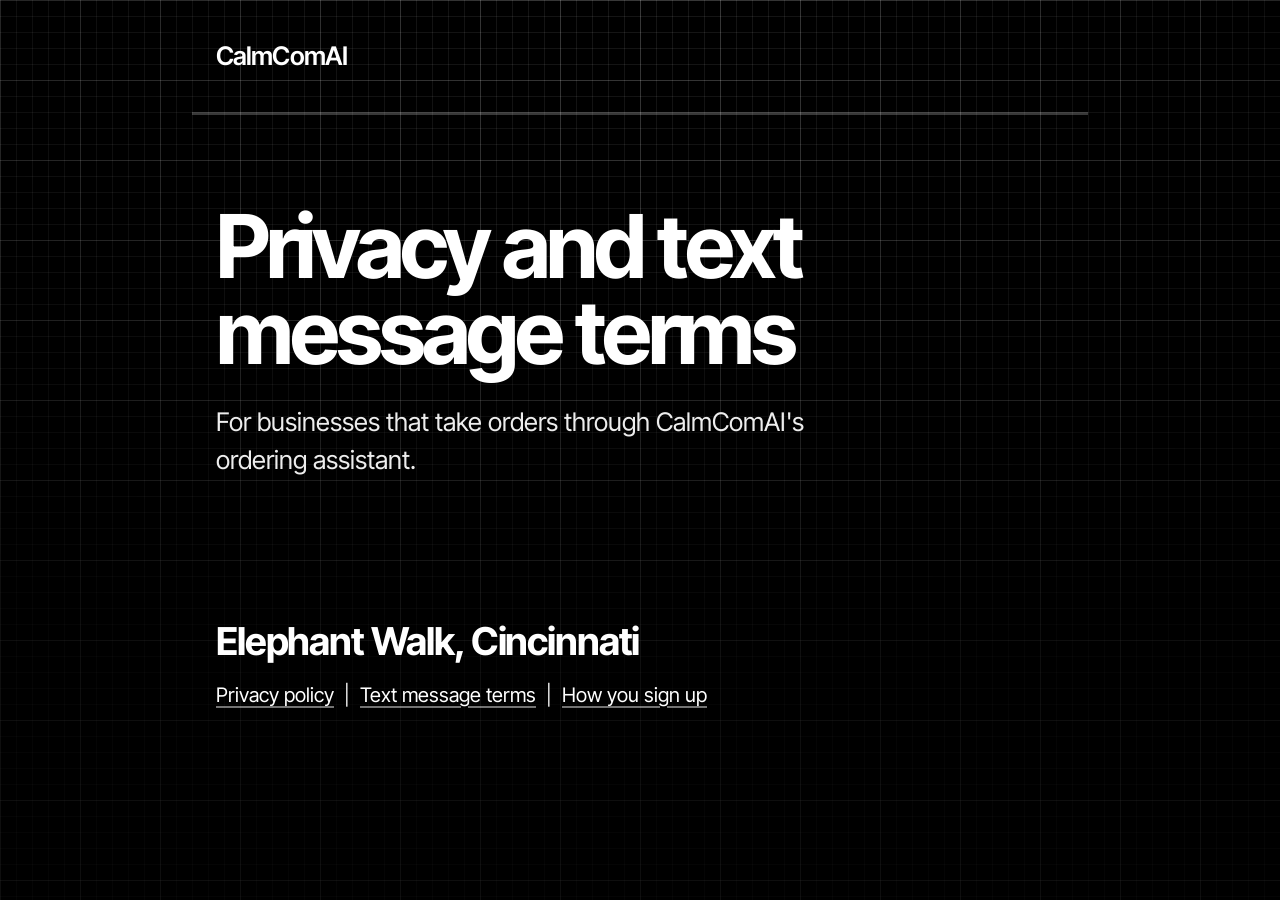
<file: index.html>
<!doctype html>
<html lang="en">
<head>
<meta charset="utf-8">
<meta name="viewport" content="width=device-width, initial-scale=1">
<meta name="theme-color" content="#000000">
<title>CalmComAI Legal</title>
<link rel="stylesheet" href="assets/style.css">
</head>
<body>

<header class="partners">
  <div class="wrap">
    <span class="brand"><span class="wordmark">CalmComAI</span></span>
  </div>
</header>

<div class="hero">
  <div class="wrap">
    <h1>Privacy and text message terms</h1>
    <p class="lede">For businesses that take orders through CalmComAI's ordering assistant.</p>
  </div>
</div>

<main>
  <div class="wrap">
    <section>
      <h2>Elephant Walk, Cincinnati</h2>
      <p><a href="elephant-walk/privacy/">Privacy policy</a> &nbsp;|&nbsp; <a href="elephant-walk/terms/">Text message terms</a> &nbsp;|&nbsp; <a href="elephant-walk/opt-in/">How you sign up</a></p>
    </section>
  </div>
</main>

</body>
</html>
</file>
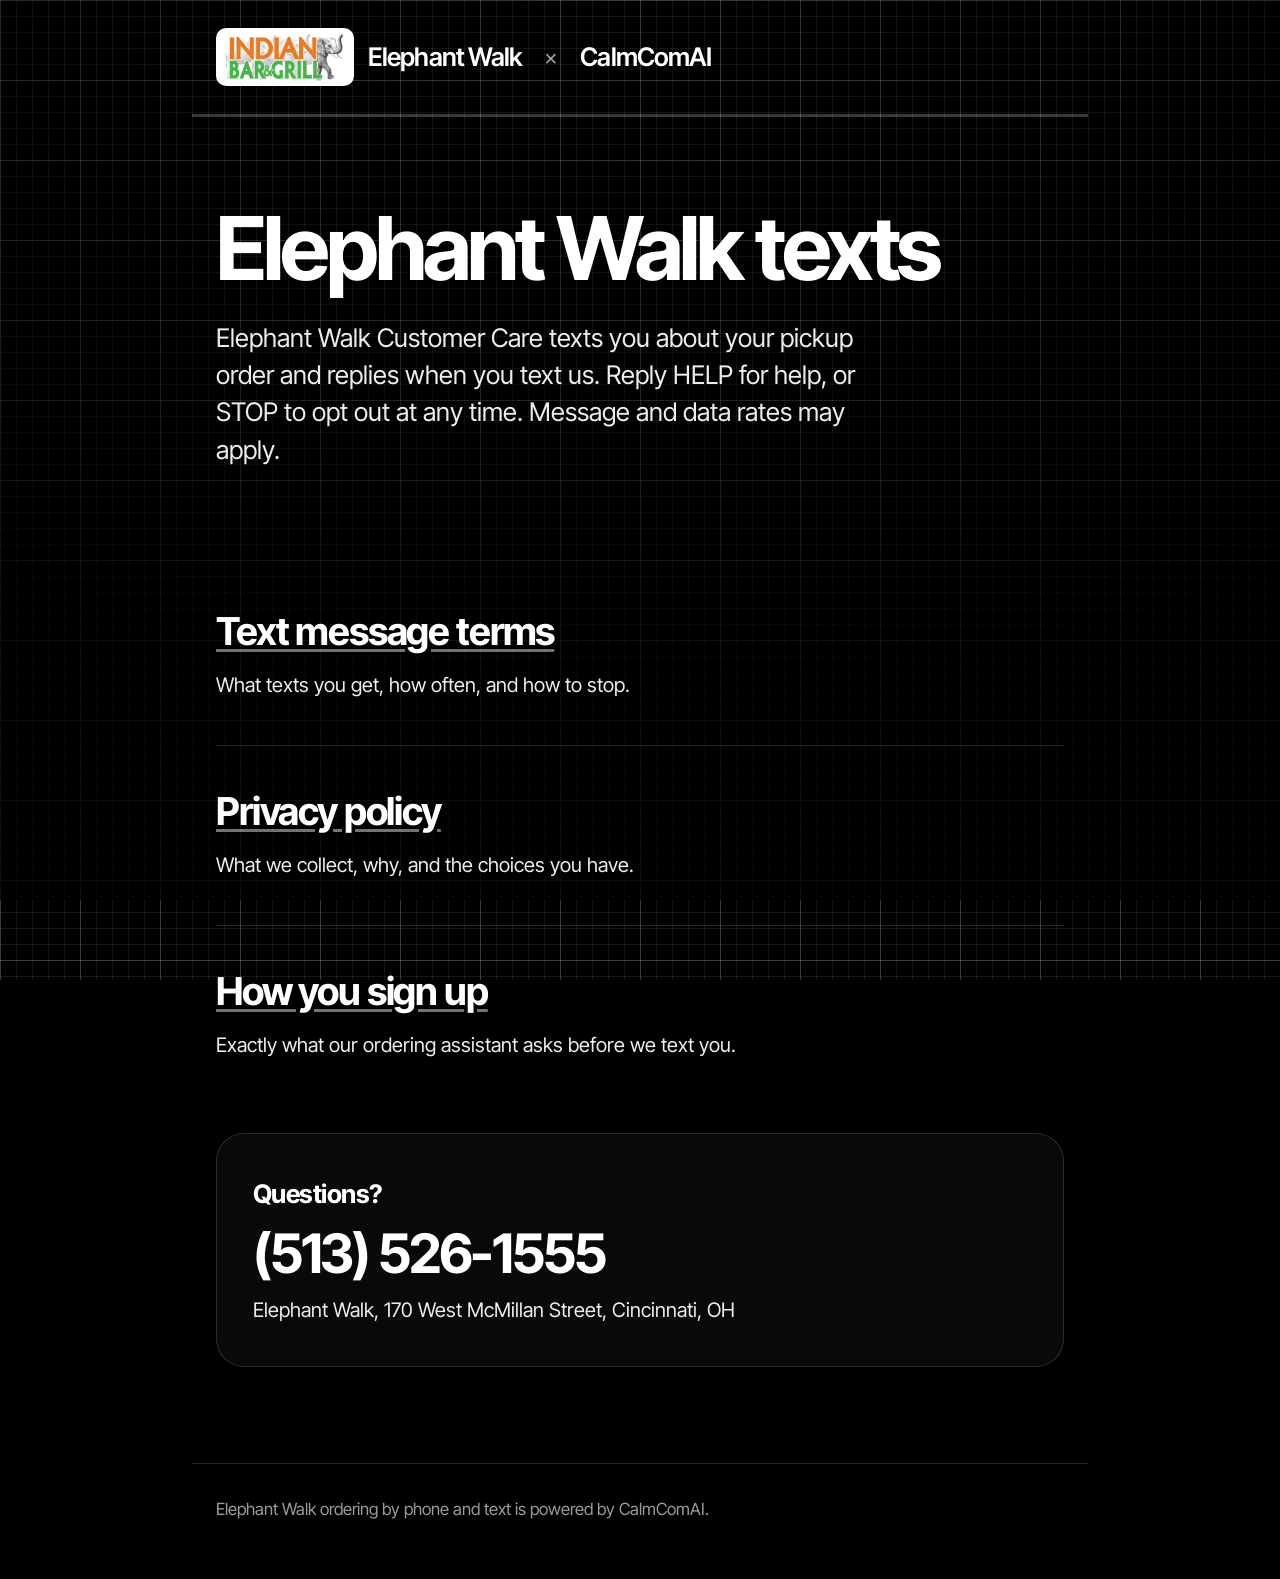
<file: elephant-walk/index.html>
<!doctype html>
<html lang="en">
<head>
<meta charset="utf-8">
<meta name="viewport" content="width=device-width, initial-scale=1">
<meta name="theme-color" content="#000000">
<title>Elephant Walk Texts</title>
<meta name="description" content="Elephant Walk Customer Care texts: terms, privacy policy and how to sign up.">
<link rel="preload" href="../assets/fonts/inter-tight-latin-700-normal.woff2" as="font" type="font/woff2" crossorigin>
<link rel="stylesheet" href="../assets/style.css">
</head>
<body>

<header class="partners">
  <div class="wrap">
    <span class="brand ew"><img class="chip" src="../assets/elephant-walk-logo.png" alt="Elephant Walk Indian Bar &amp; Grill logo" onerror="this.remove()"><span class="wordmark">Elephant Walk</span></span>
    <span class="x" aria-hidden="true">×</span>
    <span class="brand"><span class="wordmark">CalmComAI</span></span>
  </div>
</header>

<div class="hero">
  <div class="wrap">
    <h1>Elephant Walk texts</h1>
    <p class="lede">Elephant Walk Customer Care texts you about your pickup order and replies when you text us. Reply HELP for help, or STOP to opt out at any time. Message and data rates may apply.</p>
  </div>
</div>

<main>
  <div class="wrap">
    <section>
      <h2><a href="terms/">Text message terms</a></h2>
      <p>What texts you get, how often, and how to stop.</p>
    </section>
    <section>
      <h2><a href="privacy/">Privacy policy</a></h2>
      <p>What we collect, why, and the choices you have.</p>
    </section>
    <section>
      <h2><a href="opt-in/">How you sign up</a></h2>
      <p>Exactly what our ordering assistant asks before we text you.</p>
    </section>

    <div class="contact">
      <h2>Questions?</h2>
      <p class="big"><a href="tel:+15135261555">(513) 526-1555</a></p>
      <p>Elephant Walk, 170 West McMillan Street, Cincinnati, OH</p>
    </div>
  </div>
</main>

<footer>
  <div class="wrap">
    <p>Elephant Walk ordering by phone and text is powered by CalmComAI.</p>
  </div>
</footer>

</body>
</html>
</file>
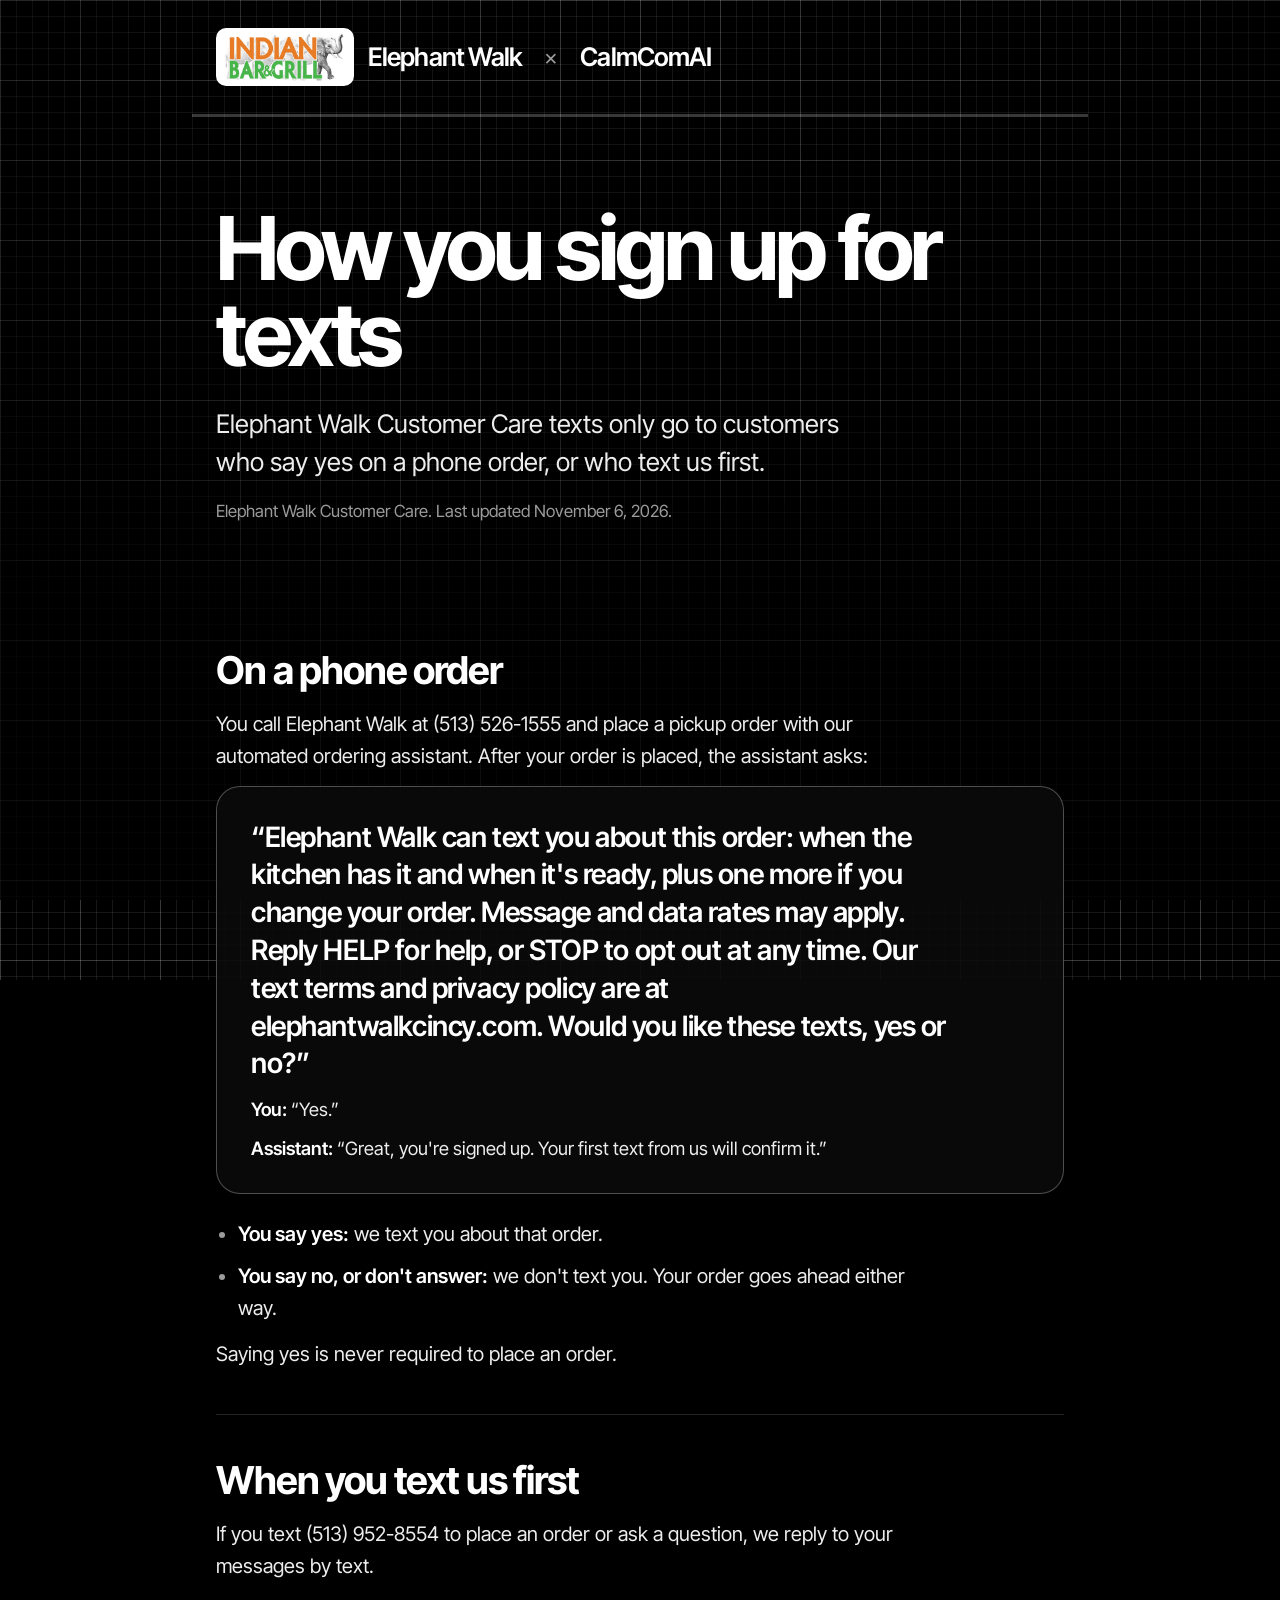
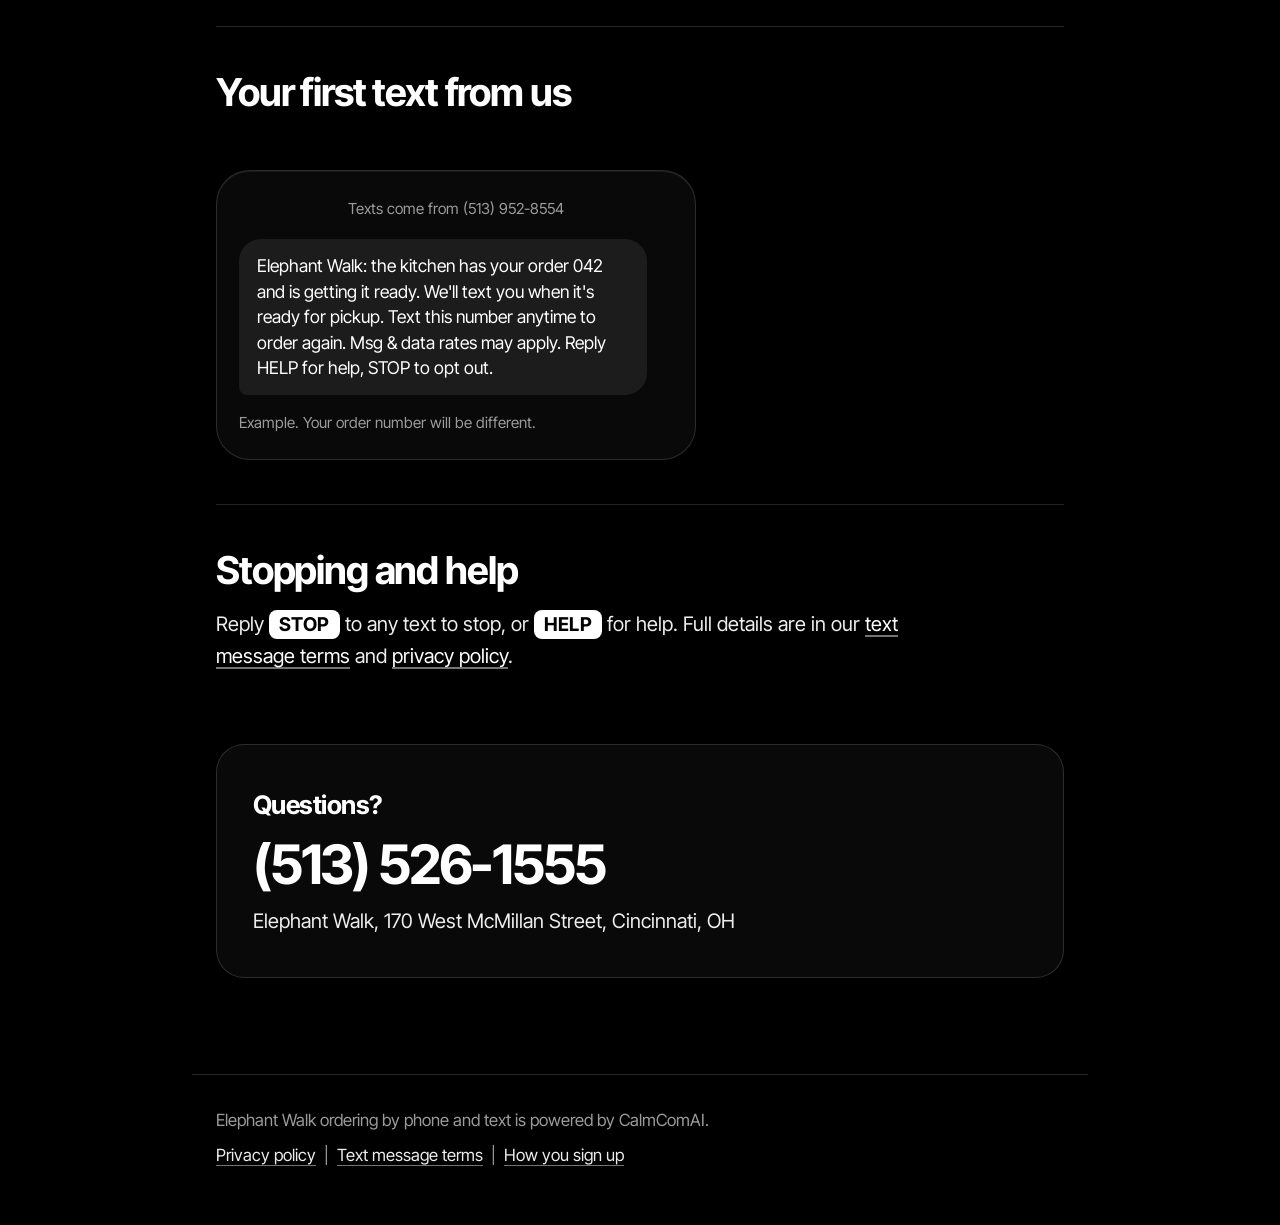
<file: elephant-walk/opt-in/index.html>
<!doctype html>
<html lang="en">
<head>
<meta charset="utf-8">
<meta name="viewport" content="width=device-width, initial-scale=1">
<meta name="theme-color" content="#000000">
<title>How to Sign Up for Texts — Elephant Walk</title>
<meta name="description" content="How customers agree to Elephant Walk Customer Care texts on a phone order.">
<link rel="preload" href="../../assets/fonts/inter-tight-latin-700-normal.woff2" as="font" type="font/woff2" crossorigin>
<link rel="stylesheet" href="../../assets/style.css">
</head>
<body>

<header class="partners">
  <div class="wrap">
    <span class="brand ew"><img class="chip" src="../../assets/elephant-walk-logo.png" alt="Elephant Walk Indian Bar &amp; Grill logo" onerror="this.remove()"><span class="wordmark">Elephant Walk</span></span>
    <span class="x" aria-hidden="true">×</span>
    <span class="brand"><span class="wordmark">CalmComAI</span></span>
  </div>
</header>

<div class="hero">
  <div class="wrap">
    <h1>How you sign up for texts</h1>
    <p class="lede">Elephant Walk Customer Care texts only go to customers who say yes on a phone order, or who text us first.</p>
    <p class="updated">Elephant Walk Customer Care. Last updated November 6, 2026.</p>
  </div>
</div>

<main>
  <div class="wrap">

    <section>
      <h2>On a phone order</h2>
      <p>You call Elephant Walk at (513) 526-1555 and place a pickup order with our automated ordering assistant. After your order is placed, the assistant asks:</p>
      <div class="promise">
        <p>“Elephant Walk can text you about this order: when the kitchen has it and when it's ready, plus one more if you change your order. Message and data rates may apply. Reply HELP for help, or STOP to opt out at any time. Our text terms and privacy policy are at elephantwalkcincy.com. Would you like these texts, yes or no?”</p>
        <p><strong>You:</strong> “Yes.”</p>
        <p><strong>Assistant:</strong> “Great, you're signed up. Your first text from us will confirm it.”</p>
      </div>
      <ul>
        <li><strong>You say yes:</strong> we text you about that order.</li>
        <li><strong>You say no, or don't answer:</strong> we don't text you. Your order goes ahead either way.</li>
      </ul>
      <p>Saying yes is never required to place an order.</p>
    </section>

    <section>
      <h2>When you text us first</h2>
      <p>If you text (513) 952-8554 to place an order or ask a question, we reply to your messages by text.</p>
    </section>

    <section>
      <h2>Your first text from us</h2>
      <div class="thread" aria-label="Example of the first text you would receive">
        <p class="from">Texts come from (513) 952-8554</p>
        <p class="bubble">Elephant Walk: the kitchen has your order 042 and is getting it ready. We'll text you when it's ready for pickup. Text this number anytime to order again. Msg &amp; data rates may apply. Reply HELP for help, STOP to opt out.</p>
        <p class="note">Example. Your order number will be different.</p>
      </div>
    </section>

    <section>
      <h2>Stopping and help</h2>
      <p>Reply <span class="keyword">STOP</span> to any text to stop, or <span class="keyword">HELP</span> for help. Full details are in our <a href="../terms/">text message terms</a> and <a href="../privacy/">privacy policy</a>.</p>
    </section>

    <div class="contact">
      <h2>Questions?</h2>
      <p class="big"><a href="tel:+15135261555">(513) 526-1555</a></p>
      <p>Elephant Walk, 170 West McMillan Street, Cincinnati, OH</p>
    </div>

  </div>
</main>

<footer>
  <div class="wrap">
    <p>Elephant Walk ordering by phone and text is powered by CalmComAI.</p>
    <p><a href="../privacy/">Privacy policy</a> &nbsp;|&nbsp; <a href="../terms/">Text message terms</a> &nbsp;|&nbsp; <a href="./">How you sign up</a></p>
  </div>
</footer>

</body>
</html>
</file>
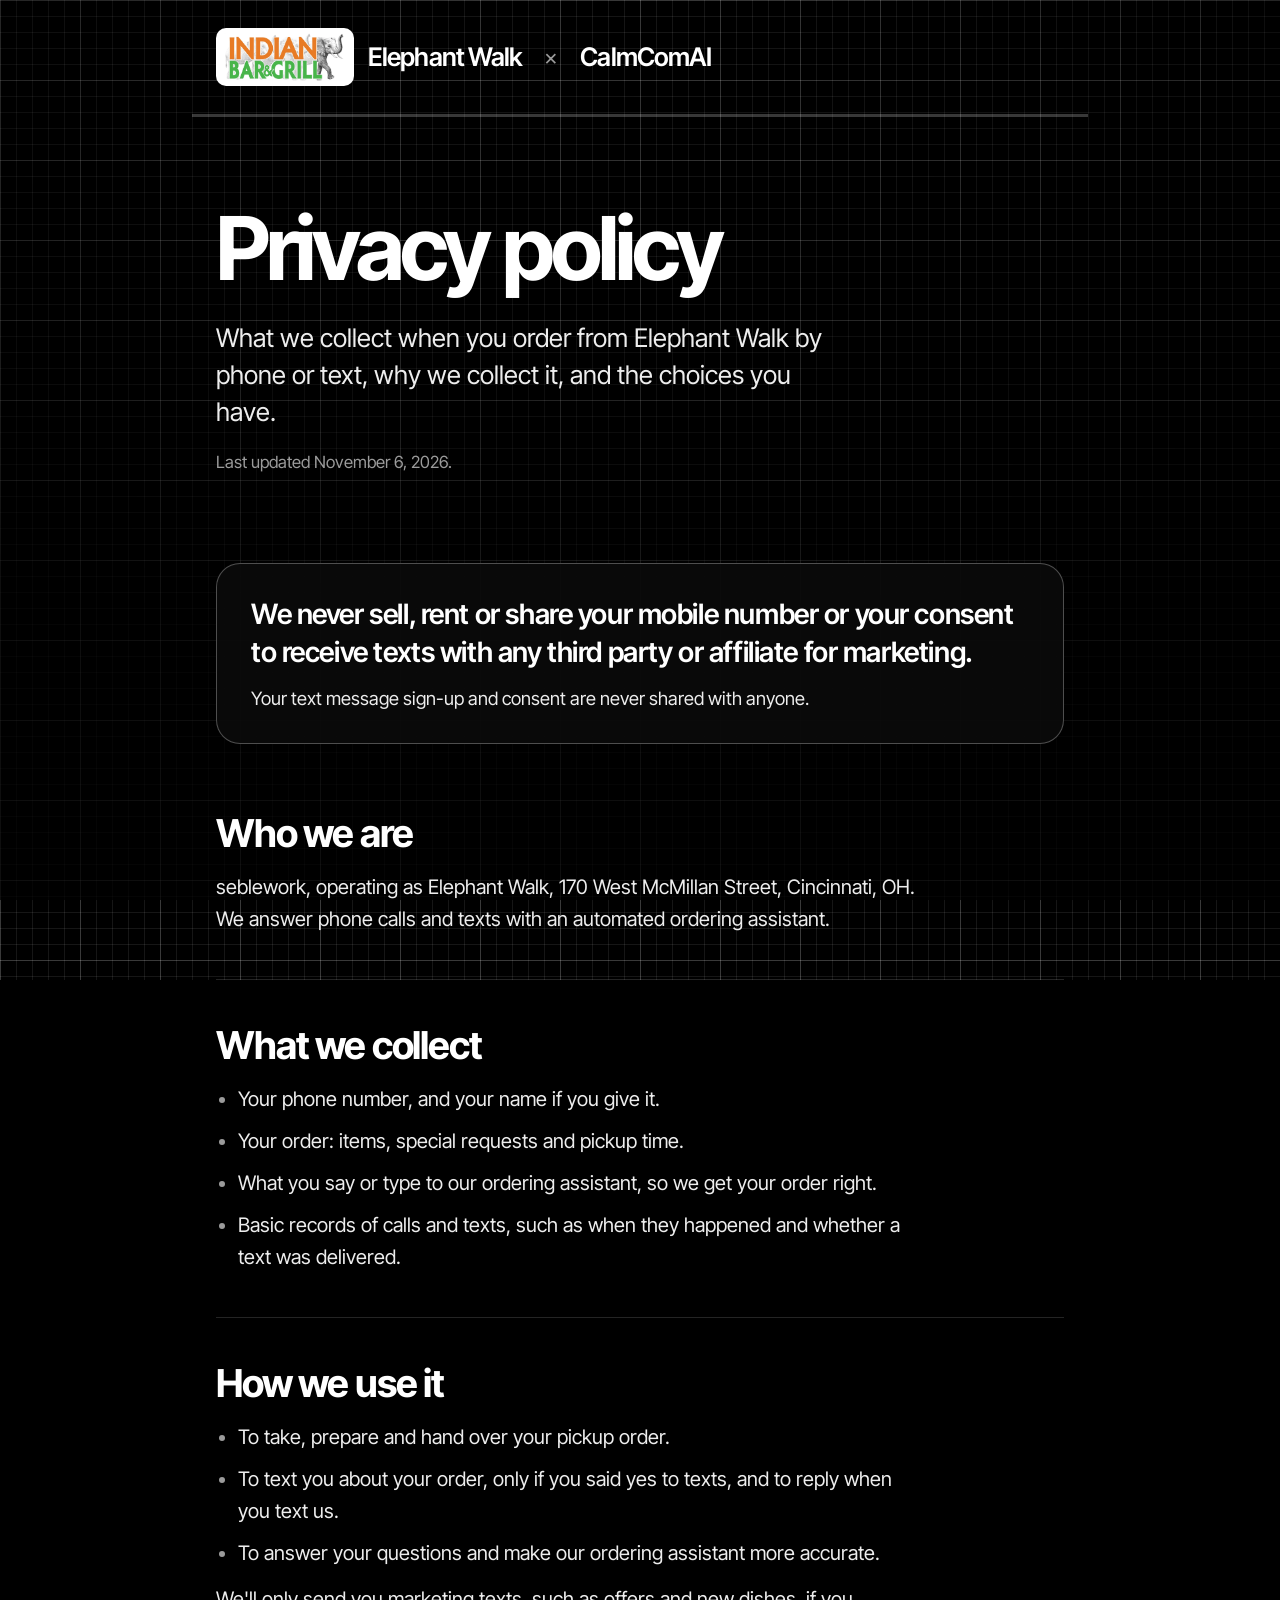
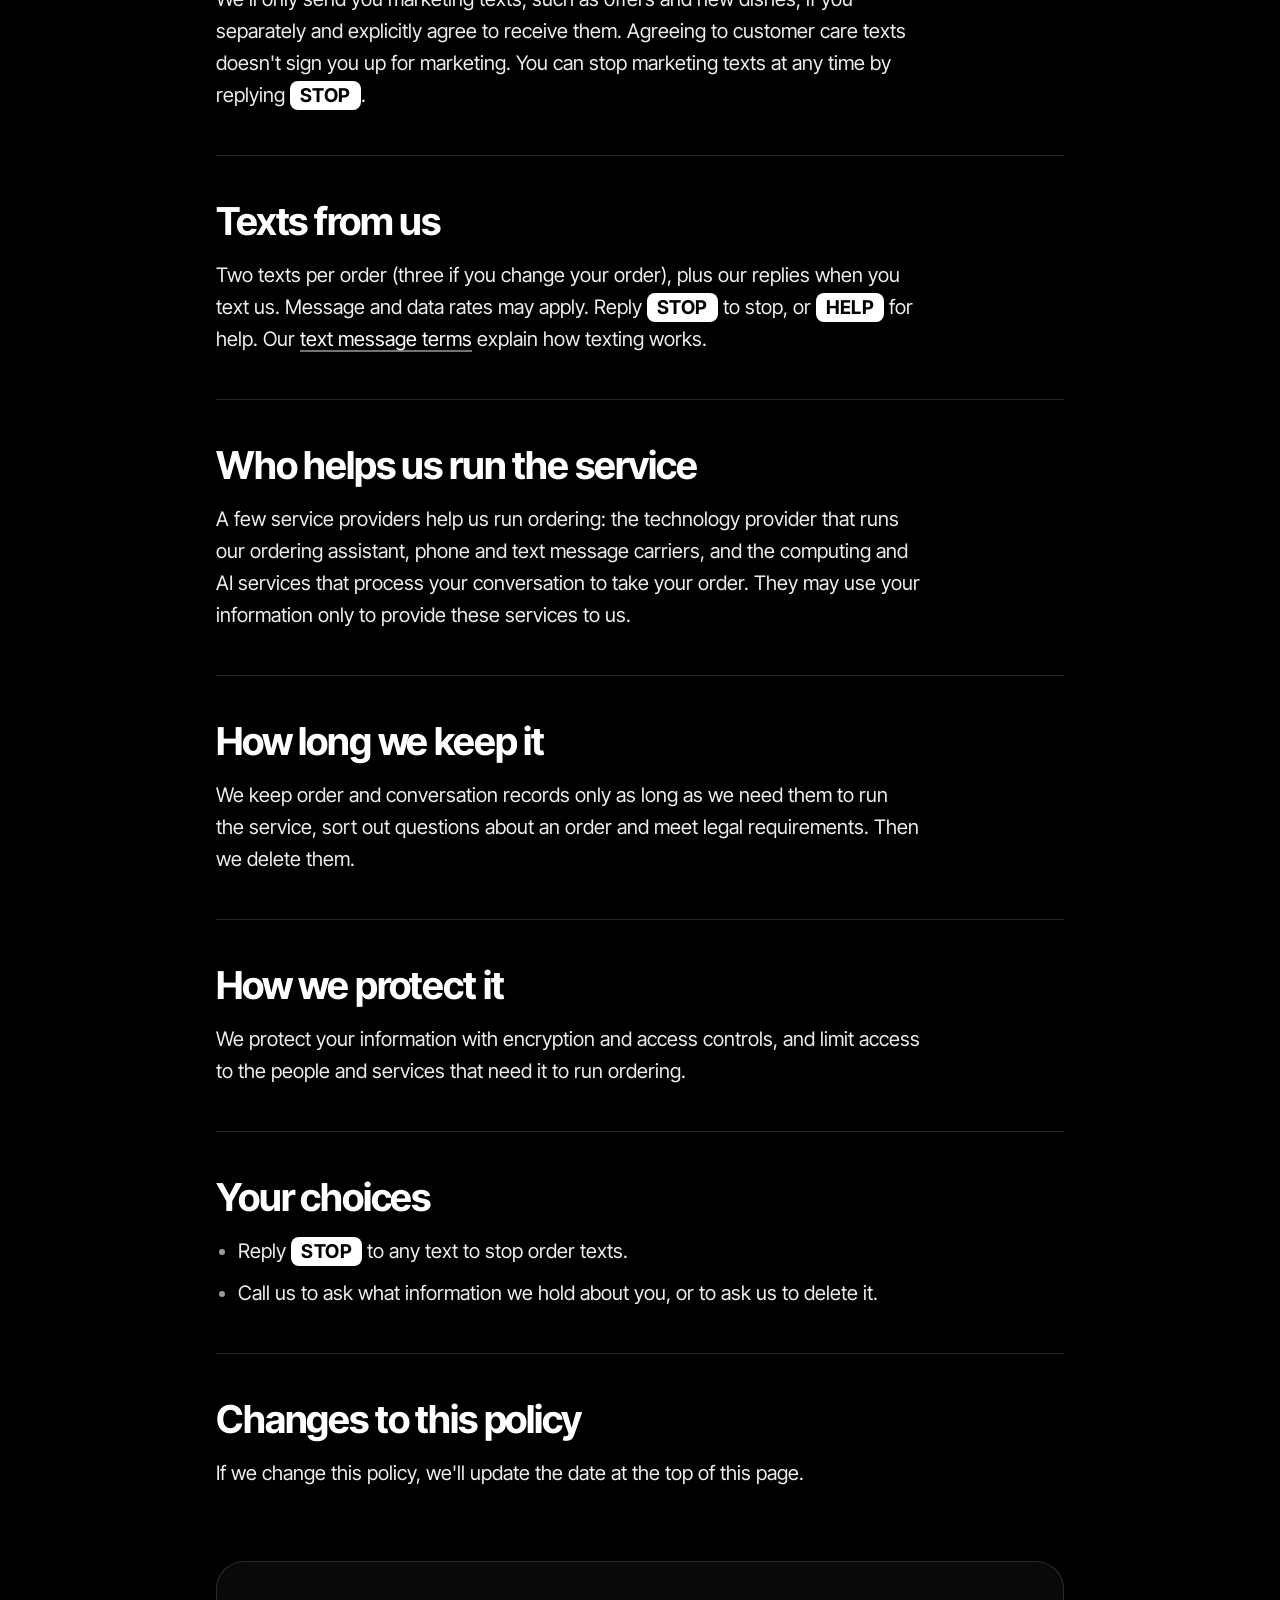
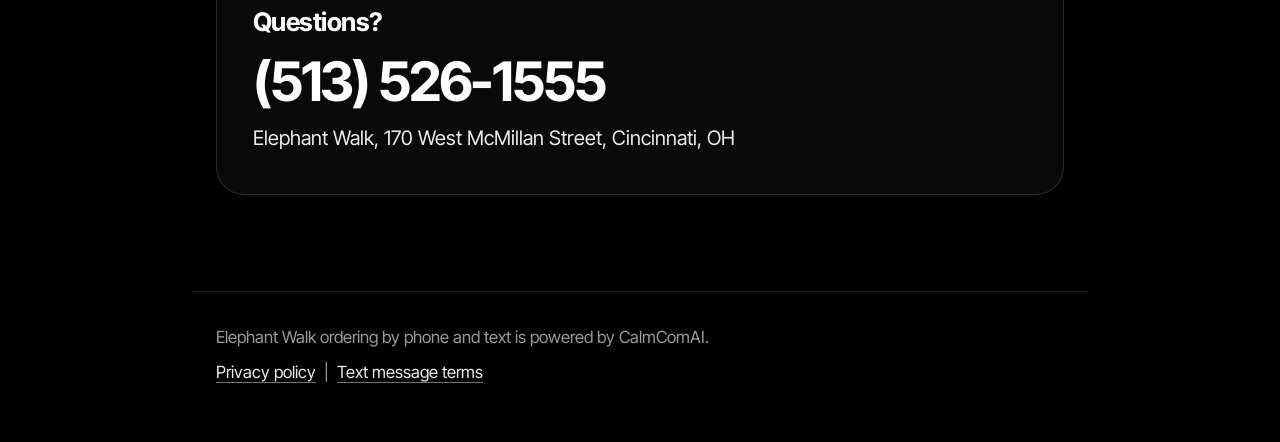
<file: elephant-walk/privacy/index.html>
<!doctype html>
<html lang="en">
<head>
<meta charset="utf-8">
<meta name="viewport" content="width=device-width, initial-scale=1">
<meta name="theme-color" content="#000000">
<title>Privacy Policy — Elephant Walk</title>
<meta name="description" content="How Elephant Walk collects and uses your information when you order by phone or text.">
<link rel="preload" href="../../assets/fonts/inter-tight-latin-700-normal.woff2" as="font" type="font/woff2" crossorigin>
<link rel="stylesheet" href="../../assets/style.css">
</head>
<body>

<header class="partners">
  <div class="wrap">
    <span class="brand ew"><img class="chip" src="../../assets/elephant-walk-logo.png" alt="Elephant Walk Indian Bar &amp; Grill logo" onerror="this.remove()"><span class="wordmark">Elephant Walk</span></span>
    <span class="x" aria-hidden="true">×</span>
    <span class="brand"><span class="wordmark">CalmComAI</span></span>
  </div>
</header>

<div class="hero">
  <div class="wrap">
    <h1>Privacy policy</h1>
    <p class="lede">What we collect when you order from Elephant Walk by phone or text, why we collect it, and the choices you have.</p>
    <p class="updated">Last updated November 6, 2026.</p>
  </div>
</div>

<main>
  <div class="wrap">

    <div class="promise">
      <p>We never sell, rent or share your mobile number or your consent to receive texts with any third party or affiliate for marketing.</p>
      <p>Your text message sign-up and consent are never shared with anyone.</p>
    </div>

    <section>
      <h2>Who we are</h2>
      <p>seblework, operating as Elephant Walk, 170 West McMillan Street, Cincinnati, OH. We answer phone calls and texts with an automated ordering assistant.</p>
    </section>

    <section>
      <h2>What we collect</h2>
      <ul>
        <li>Your phone number, and your name if you give it.</li>
        <li>Your order: items, special requests and pickup time.</li>
        <li>What you say or type to our ordering assistant, so we get your order right.</li>
        <li>Basic records of calls and texts, such as when they happened and whether a text was delivered.</li>
      </ul>
    </section>

    <section>
      <h2>How we use it</h2>
      <ul>
        <li>To take, prepare and hand over your pickup order.</li>
        <li>To text you about your order, only if you said yes to texts, and to reply when you text us.</li>
        <li>To answer your questions and make our ordering assistant more accurate.</li>
      </ul>
      <p>We'll only send you marketing texts, such as offers and new dishes, if you separately and explicitly agree to receive them. Agreeing to customer care texts doesn't sign you up for marketing. You can stop marketing texts at any time by replying <span class="keyword">STOP</span>.</p>
    </section>

    <section>
      <h2>Texts from us</h2>
      <p>Two texts per order (three if you change your order), plus our replies when you text us. Message and data rates may apply. Reply <span class="keyword">STOP</span> to stop, or <span class="keyword">HELP</span> for help. Our <a href="../terms/">text message terms</a> explain how texting works.</p>
    </section>

    <section>
      <h2>Who helps us run the service</h2>
      <p>A few service providers help us run ordering: the technology provider that runs our ordering assistant, phone and text message carriers, and the computing and AI services that process your conversation to take your order. They may use your information only to provide these services to us.</p>
    </section>

    <section>
      <h2>How long we keep it</h2>
      <p>We keep order and conversation records only as long as we need them to run the service, sort out questions about an order and meet legal requirements. Then we delete them.</p>
    </section>

    <section>
      <h2>How we protect it</h2>
      <p>We protect your information with encryption and access controls, and limit access to the people and services that need it to run ordering.</p>
    </section>

    <section>
      <h2>Your choices</h2>
      <ul>
        <li>Reply <span class="keyword">STOP</span> to any text to stop order texts.</li>
        <li>Call us to ask what information we hold about you, or to ask us to delete it.</li>
      </ul>
    </section>

    <section>
      <h2>Changes to this policy</h2>
      <p>If we change this policy, we'll update the date at the top of this page.</p>
    </section>

    <div class="contact">
      <h2>Questions?</h2>
      <p class="big"><a href="tel:+15135261555">(513) 526-1555</a></p>
      <p>Elephant Walk, 170 West McMillan Street, Cincinnati, OH</p>
    </div>

  </div>
</main>

<footer>
  <div class="wrap">
    <p>Elephant Walk ordering by phone and text is powered by CalmComAI.</p>
    <p><a href="./">Privacy policy</a> &nbsp;|&nbsp; <a href="../terms/">Text message terms</a></p>
  </div>
</footer>

</body>
</html>
</file>
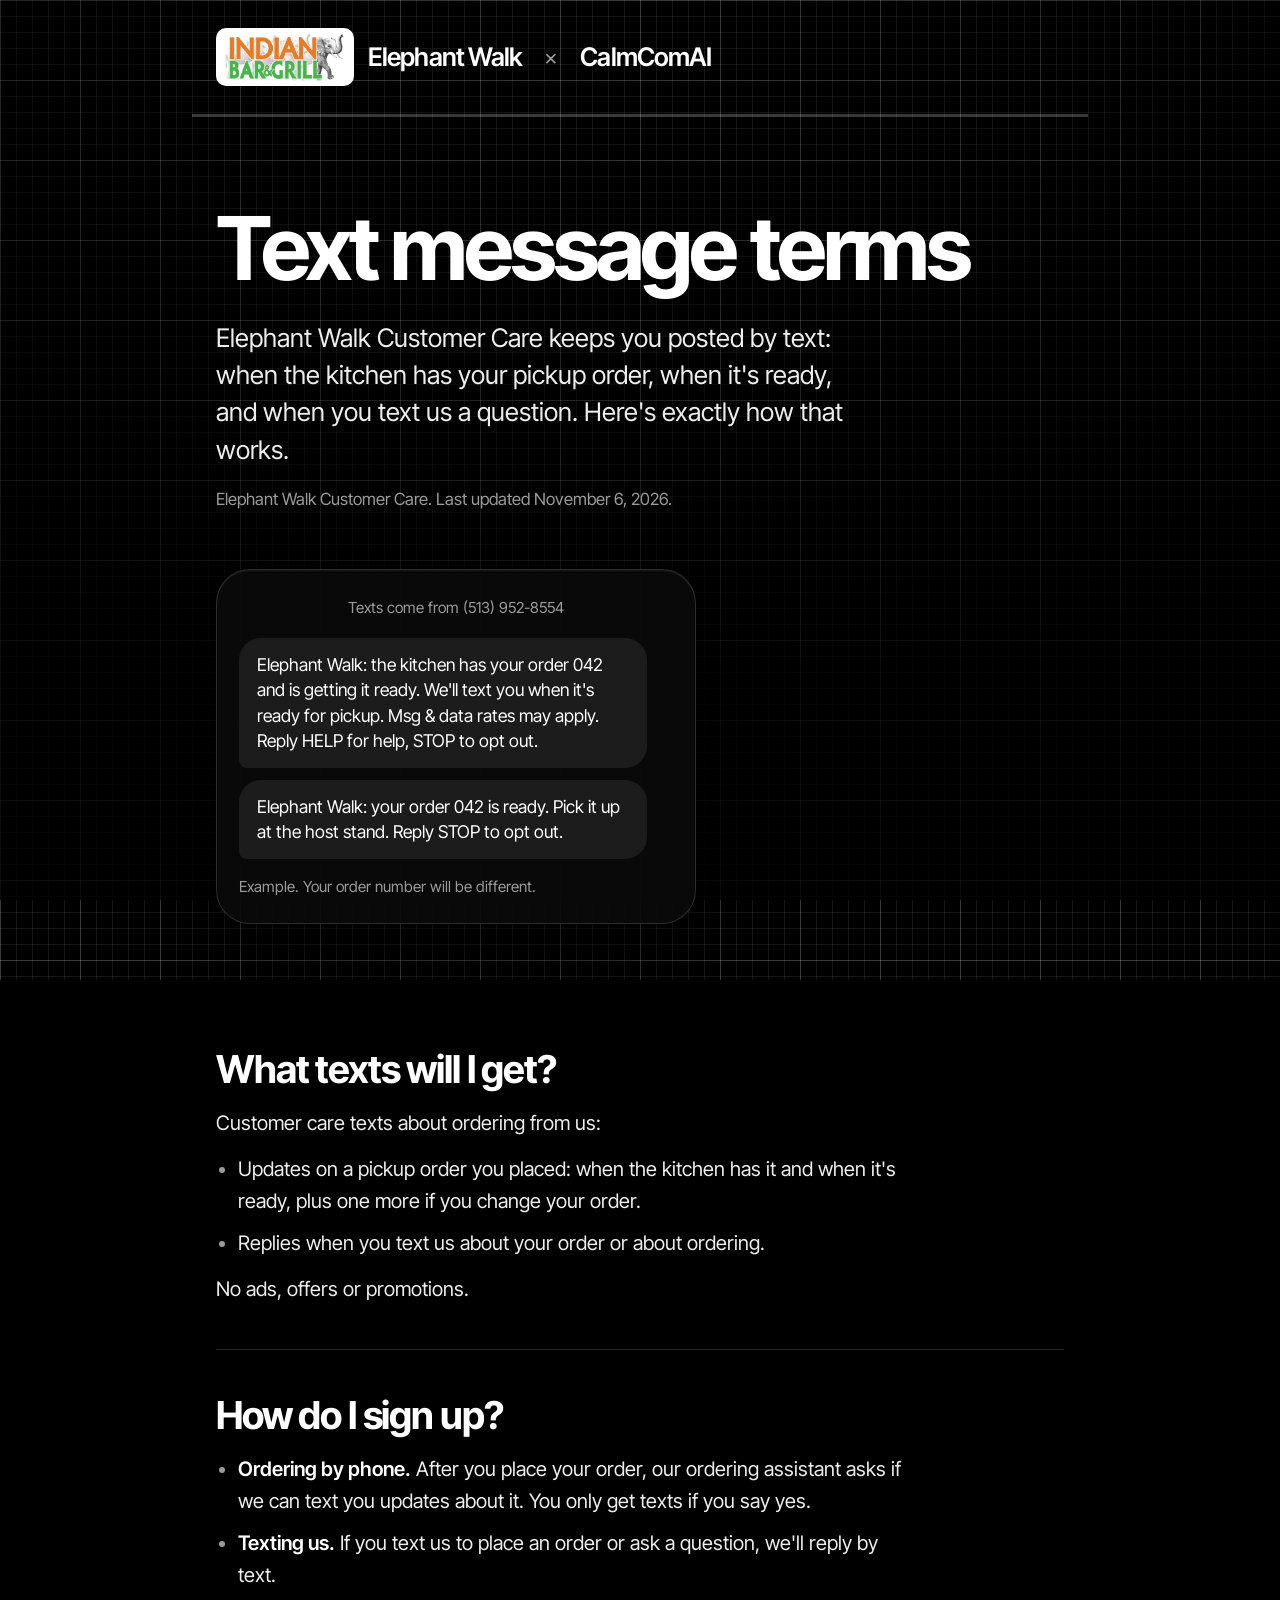
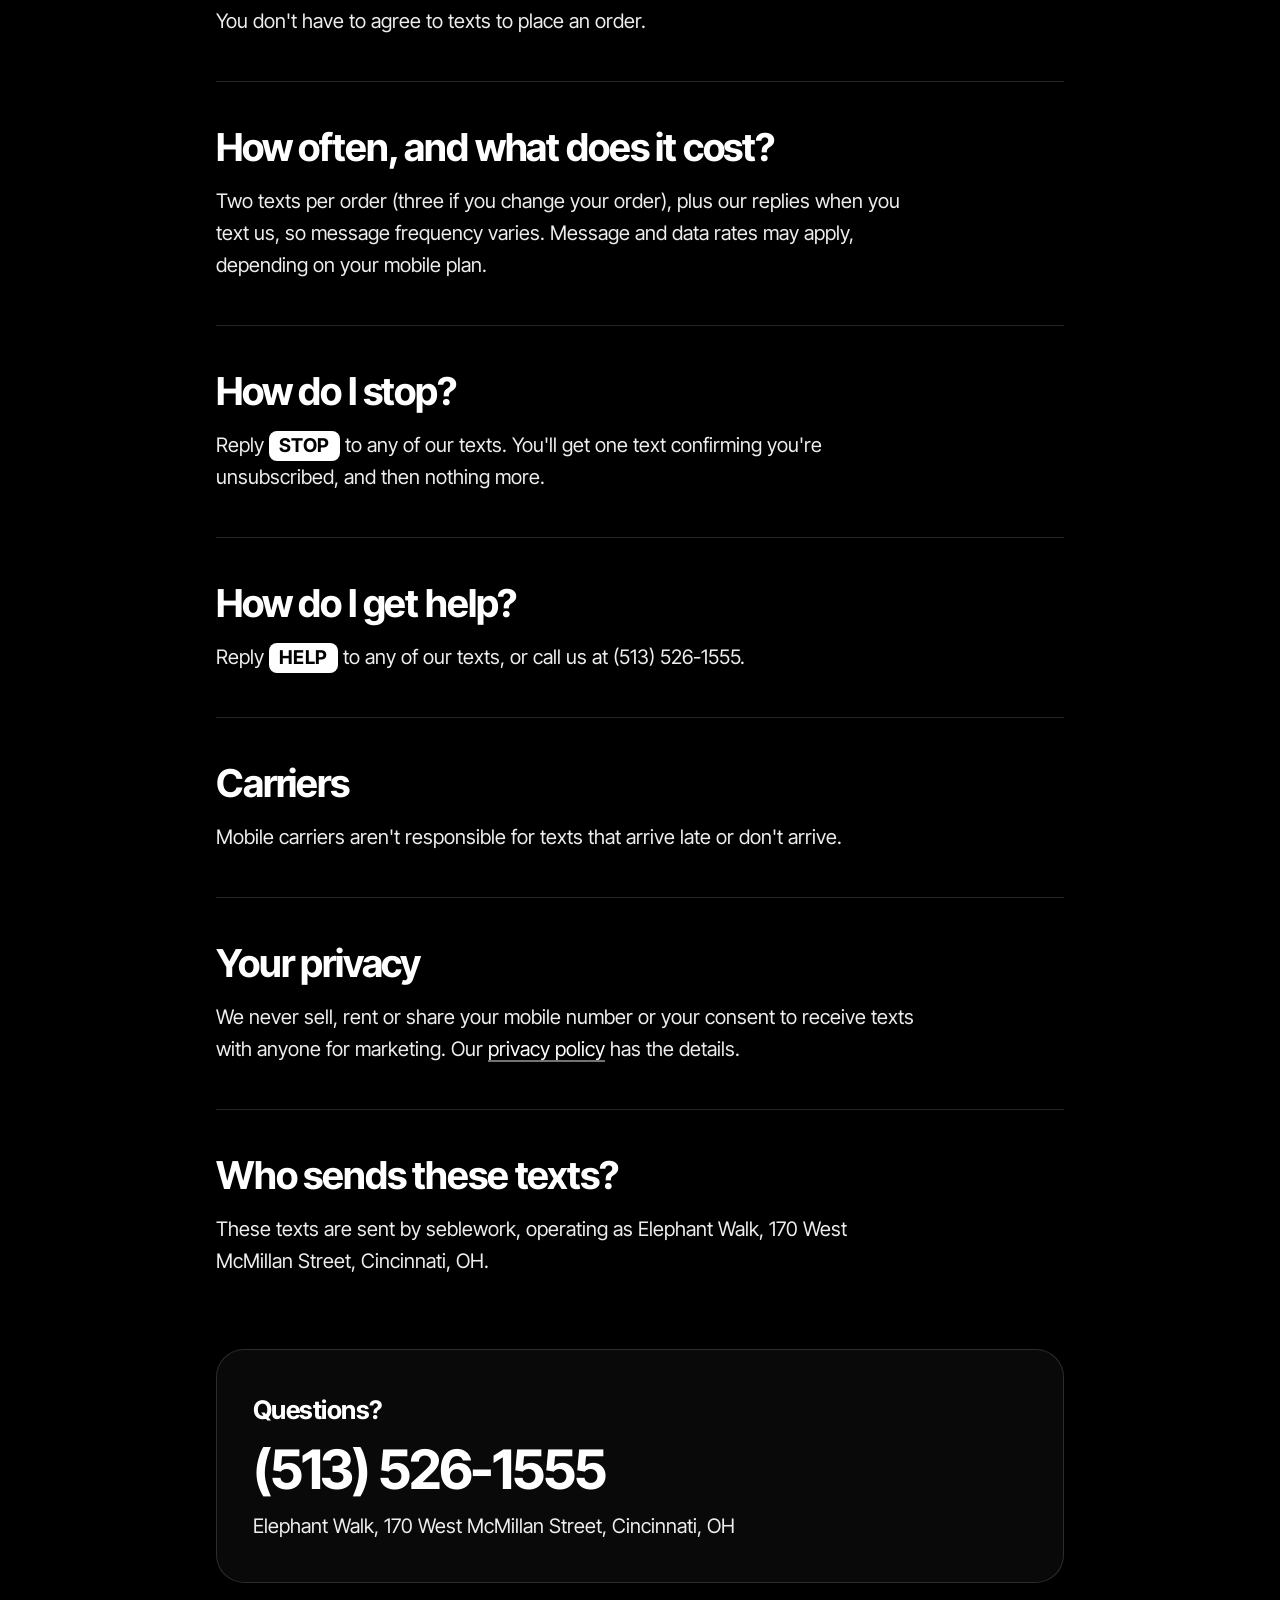
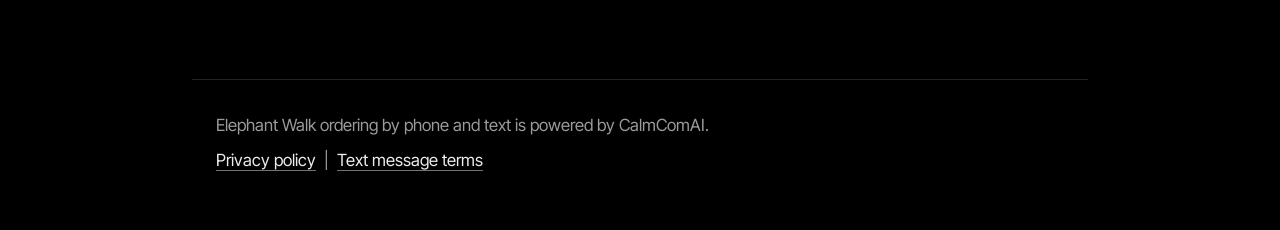
<file: elephant-walk/terms/index.html>
<!doctype html>
<html lang="en">
<head>
<meta charset="utf-8">
<meta name="viewport" content="width=device-width, initial-scale=1">
<meta name="theme-color" content="#000000">
<title>Text Message Terms — Elephant Walk</title>
<meta name="description" content="How Elephant Walk's customer care texts work: what you get, how to sign up, how to stop.">
<link rel="preload" href="../../assets/fonts/inter-tight-latin-700-normal.woff2" as="font" type="font/woff2" crossorigin>
<link rel="stylesheet" href="../../assets/style.css">
</head>
<body>

<header class="partners">
  <div class="wrap">
    <span class="brand ew"><img class="chip" src="../../assets/elephant-walk-logo.png" alt="Elephant Walk Indian Bar &amp; Grill logo" onerror="this.remove()"><span class="wordmark">Elephant Walk</span></span>
    <span class="x" aria-hidden="true">×</span>
    <span class="brand"><span class="wordmark">CalmComAI</span></span>
  </div>
</header>

<div class="hero">
  <div class="wrap">
    <h1>Text message terms</h1>
    <p class="lede">Elephant Walk Customer Care keeps you posted by text: when the kitchen has your pickup order, when it's ready, and when you text us a question. Here's exactly how that works.</p>
    <p class="updated">Elephant Walk Customer Care. Last updated November 6, 2026.</p>

    <div class="thread" aria-label="Example of the texts you would receive">
      <p class="from">Texts come from (513) 952-8554</p>
      <p class="bubble">Elephant Walk: the kitchen has your order 042 and is getting it ready. We'll text you when it's ready for pickup. Msg &amp; data rates may apply. Reply HELP for help, STOP to opt out.</p>
      <p class="bubble">Elephant Walk: your order 042 is ready. Pick it up at the host stand. Reply STOP to opt out.</p>
      <p class="note">Example. Your order number will be different.</p>
    </div>
  </div>
</div>

<main>
  <div class="wrap">

    <section>
      <h2>What texts will I get?</h2>
      <p>Customer care texts about ordering from us:</p>
      <ul>
        <li>Updates on a pickup order you placed: when the kitchen has it and when it's ready, plus one more if you change your order.</li>
        <li>Replies when you text us about your order or about ordering.</li>
      </ul>
      <p>No ads, offers or promotions.</p>
    </section>

    <section>
      <h2>How do I sign up?</h2>
      <ul>
        <li><strong>Ordering by phone.</strong> After you place your order, our ordering assistant asks if we can text you updates about it. You only get texts if you say yes.</li>
        <li><strong>Texting us.</strong> If you text us to place an order or ask a question, we'll reply by text.</li>
      </ul>
      <p>You don't have to agree to texts to place an order.</p>
    </section>

    <section>
      <h2>How often, and what does it cost?</h2>
      <p>Two texts per order (three if you change your order), plus our replies when you text us, so message frequency varies. Message and data rates may apply, depending on your mobile plan.</p>
    </section>

    <section>
      <h2>How do I stop?</h2>
      <p>Reply <span class="keyword">STOP</span> to any of our texts. You'll get one text confirming you're unsubscribed, and then nothing more.</p>
    </section>

    <section>
      <h2>How do I get help?</h2>
      <p>Reply <span class="keyword">HELP</span> to any of our texts, or call us at (513) 526-1555.</p>
    </section>

    <section>
      <h2>Carriers</h2>
      <p>Mobile carriers aren't responsible for texts that arrive late or don't arrive.</p>
    </section>

    <section>
      <h2>Your privacy</h2>
      <p>We never sell, rent or share your mobile number or your consent to receive texts with anyone for marketing. Our <a href="../privacy/">privacy policy</a> has the details.</p>
    </section>

    <section>
      <h2>Who sends these texts?</h2>
      <p>These texts are sent by seblework, operating as Elephant Walk, 170 West McMillan Street, Cincinnati, OH.</p>
    </section>

    <div class="contact">
      <h2>Questions?</h2>
      <p class="big"><a href="tel:+15135261555">(513) 526-1555</a></p>
      <p>Elephant Walk, 170 West McMillan Street, Cincinnati, OH</p>
    </div>

  </div>
</main>

<footer>
  <div class="wrap">
    <p>Elephant Walk ordering by phone and text is powered by CalmComAI.</p>
    <p><a href="../privacy/">Privacy policy</a> &nbsp;|&nbsp; <a href="./">Text message terms</a></p>
  </div>
</footer>

</body>
</html>
</file>
<file: assets/style.css>
/* CalmComAI legal pages — shared styles for every business.
   Black, graph-paper grid, white type. Font: Inter Tight (OFL), self-hosted. */
@font-face { font-family: "Inter Tight"; src: url("fonts/inter-tight-latin-400-normal.woff2") format("woff2"); font-weight: 400; font-display: swap; }
@font-face { font-family: "Inter Tight"; src: url("fonts/inter-tight-latin-600-normal.woff2") format("woff2"); font-weight: 600; font-display: swap; }
@font-face { font-family: "Inter Tight"; src: url("fonts/inter-tight-latin-700-normal.woff2") format("woff2"); font-weight: 700; font-display: swap; }

:root {
  --black: #000000;
  --white: #ffffff;
  --text: #ededed;
  --muted: #9b9b9b;
  --line: rgba(255, 255, 255, 0.14);
  --grid: rgba(255, 255, 255, 0.085);
  --grid-strong: rgba(255, 255, 255, 0.15);
  --cell: 16px;
  --major: 80px;
  --panel: rgba(255, 255, 255, 0.04);
  --bubble: #1c1c1c;
}

* { box-sizing: border-box; }
html { -webkit-text-size-adjust: 100%; background: var(--black); }

body {
  margin: 0;
  min-height: 100vh;
  color: var(--text);
  font-family: "Inter Tight", "Helvetica Neue", Arial, sans-serif;
  font-size: 1.25rem;
  line-height: 1.6;
  background-color: var(--black);
}

/* graph-paper grid: fine 16px cells, stronger every 80px, drifting slowly */
body::before {
  content: "";
  position: fixed;
  inset: calc(var(--major) * -1);
  pointer-events: none;
  z-index: 0;
  background-image:
    linear-gradient(var(--grid-strong) 1px, transparent 1px),
    linear-gradient(90deg, var(--grid-strong) 1px, transparent 1px),
    linear-gradient(var(--grid) 1px, transparent 1px),
    linear-gradient(90deg, var(--grid) 1px, transparent 1px);
  background-size: var(--major) var(--major), var(--major) var(--major), var(--cell) var(--cell), var(--cell) var(--cell);
  animation: grid-drift 24s linear infinite;
  will-change: transform;
}
@keyframes grid-drift {
  from { transform: translate3d(0, 0, 0); }
  to   { transform: translate3d(var(--major), var(--major), 0); }
}

/* the grid fades out behind long reading text */
body::after {
  content: "";
  position: fixed;
  inset: 0;
  pointer-events: none;
  z-index: 0;
  background: radial-gradient(ellipse 95% 75% at 50% 0%, transparent 0%, rgba(0,0,0,0.45) 70%, rgba(0,0,0,0.75) 100%);
}
body > * { position: relative; z-index: 1; }

@media (prefers-reduced-motion: reduce) {
  body::before { animation: none; }
}

a { color: var(--white); text-decoration: underline; text-decoration-color: rgba(255,255,255,0.45); text-underline-offset: 4px; }
a:hover { text-decoration-color: var(--white); }
a:focus-visible { outline: 2px solid var(--white); outline-offset: 4px; border-radius: 4px; }

.wrap { max-width: 56rem; margin: 0 auto; padding: 0 24px; }

/* Partnership bar */
.partners .wrap {
  display: flex;
  align-items: center;
  gap: 22px;
  padding-top: 28px;
  padding-bottom: 28px;
  flex-wrap: wrap;
  border-bottom: 3px solid rgba(255, 255, 255, 0.22);
}
.brand { display: flex; align-items: center; min-height: 56px; }
.brand img { height: 56px; width: auto; display: block; }
.brand.ew { gap: 14px; }
.brand img.chip { background: #fff; border-radius: 10px; padding: 5px 8px; height: 58px; }
.wordmark {
  font-family: "Inter Tight", "Helvetica Neue", Arial, sans-serif;
  font-weight: 600;
  font-size: 1.6rem;
  letter-spacing: -0.035em;
  color: var(--white);
  white-space: nowrap;
}
.x { color: var(--muted); font-size: 1.4rem; font-weight: 400; }

/* Hero */
.hero .wrap { padding-top: 88px; padding-bottom: 72px; }
.hero h1 {
  font-weight: 700;
  font-size: clamp(3rem, 8vw, 5.5rem);
  line-height: 0.98;
  letter-spacing: -0.045em;
  margin: 0 0 28px;
  color: var(--white);
}
.hero .lede { font-size: clamp(1.3rem, 2.6vw, 1.6rem); line-height: 1.45; margin: 0 0 18px; max-width: 40rem; color: var(--text); }
.hero .updated { color: var(--muted); font-size: 1.05rem; margin: 0; }

/* Example texts as a phone thread */
.thread {
  margin-top: 56px;
  max-width: 30rem;
  background: rgba(10, 10, 10, 0.92);
  border: 1px solid var(--line);
  border-radius: 34px;
  padding: 26px 22px 24px;
  box-shadow: 0 30px 80px rgba(0, 0, 0, 0.6), inset 0 1px 0 rgba(255,255,255,0.06);
}
.thread .from { color: var(--muted); font-size: 0.95rem; text-align: center; margin: 0 0 18px; }
.bubble {
  background: var(--bubble);
  color: var(--white);
  border-radius: 22px 22px 22px 8px;
  padding: 14px 18px;
  margin: 0 0 12px;
  font-size: 1.1rem;
  line-height: 1.45;
  max-width: 94%;
}
.thread .note { color: var(--muted); font-size: 0.95rem; margin: 16px 0 0; }

/* Key promise */
.promise {
  margin: 8px 0 24px;
  padding: 32px 34px;
  border: 1px solid rgba(255,255,255,0.28);
  border-radius: 24px;
  background: rgba(10, 10, 10, 0.9);
}
.promise p { margin: 0; font-size: clamp(1.35rem, 2.8vw, 1.75rem); line-height: 1.35; letter-spacing: -0.015em; color: var(--white); font-weight: 600; }
.promise p + p { margin-top: 14px; font-size: 1.15rem; font-weight: 400; color: var(--text); letter-spacing: 0; }

/* Body sections */
main .wrap { padding-top: 8px; padding-bottom: 96px; }
section { padding: 44px 0 0; }
section + section { border-top: 1px solid var(--line); margin-top: 44px; }
section h2 {
  font-weight: 700;
  font-size: clamp(1.75rem, 3.6vw, 2.4rem);
  line-height: 1.12;
  letter-spacing: -0.03em;
  margin: 0 0 16px;
  color: var(--white);
}
section p { margin: 0 0 14px; max-width: 44rem; }
section ul { margin: 0 0 14px; padding-left: 1.4rem; max-width: 44rem; }
section li { margin-bottom: 10px; }
section li::marker { color: var(--muted); }
section strong { color: var(--white); font-weight: 600; }

.keyword {
  display: inline-block;
  font-weight: 700;
  background: var(--white);
  color: var(--black);
  border-radius: 8px;
  padding: 0 10px;
  line-height: 1.55;
  font-size: 0.95em;
  letter-spacing: 0.02em;
}

/* Contact */
.contact {
  margin-top: 72px;
  padding: 40px 36px;
  border: 1px solid var(--line);
  border-radius: 28px;
  background: rgba(10, 10, 10, 0.9);
}
.contact h2 { font-weight: 700; font-size: 1.6rem; letter-spacing: -0.02em; margin: 0 0 10px; color: var(--white); }
.contact .big { font-size: clamp(2.2rem, 6vw, 3.4rem); font-weight: 700; letter-spacing: -0.04em; line-height: 1.05; margin: 0 0 12px; }
.contact .big a { text-decoration: none; }
.contact p { margin: 0; color: var(--text); }

/* Footer */
footer .wrap { padding-top: 32px; padding-bottom: 48px; border-top: 1px solid var(--line); color: var(--muted); font-size: 1.05rem; }
footer p { margin: 0 0 8px; }
footer a { color: var(--text); }

@media (max-width: 600px) {
  body { font-size: 1.125rem; }
  .wrap { padding: 0 16px; }
  .brand img { height: 44px; }
  .partners .wrap { gap: 10px; flex-wrap: nowrap; }
  .brand.ew { gap: 10px; }
  .brand img.chip { height: 34px; padding: 3px 5px; border-radius: 7px; }
  .brand .wordmark { font-size: 1.05rem; }
  .x { font-size: 1rem; }
  .wordmark { font-size: 1.35rem; }
  .hero .wrap { padding-top: 56px; padding-bottom: 48px; }
  .promise, .contact { padding: 26px 22px; border-radius: 20px; }
  .thread { border-radius: 26px; }
}

@media print {
  html, body { background: #fff; color: #000; }
  body::before, body::after { display: none; }
  .hero h1, section h2, .promise p, .contact .big, .wordmark, a { color: #000; }
  .thread, .promise, .contact { background: #fff; box-shadow: none; }
  .bubble { background: #eee; color: #000; }
}
</file>
